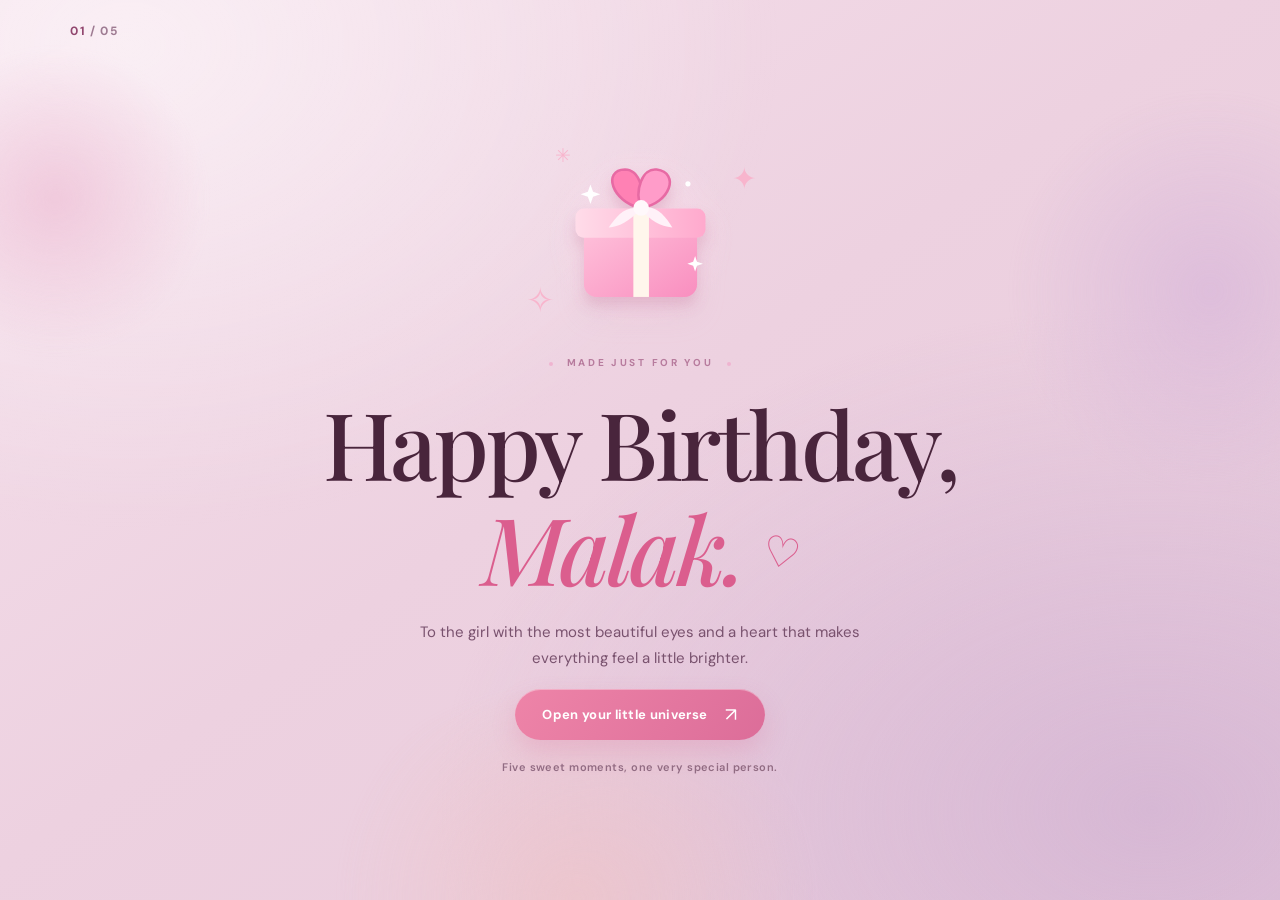
<file: index.html>
<!doctype html>
<html lang="en">
<head>
  <meta charset="utf-8">
  <meta name="viewport" content="width=device-width,initial-scale=1,viewport-fit=cover">
  <meta name="theme-color" content="#e5bbd0">
  <meta name="description" content="A little birthday universe, made with love for Malak.">
  <title>For Malak — a little birthday universe ♡</title>
  <link rel="preconnect" href="https://fonts.googleapis.com">
  <link rel="preconnect" href="https://fonts.gstatic.com" crossorigin>
  <link href="https://fonts.googleapis.com/css2?family=DM+Sans:wght@400;500;600;700&family=Playfair+Display:ital,wght@0,500;0,600;1,500;1,600&display=swap" rel="stylesheet">
  <style>
:root {
  color-scheme: light;
  --cream: #f6e5ee;
  --mist: #efd6e5;
  --blush: #e8bfd5;
  --petal: #f1aacb;
  --rose: #db5e8e;
  --rose-deep: #91466e;
  --ink: #56334c;
  --ink-dark: #49253c;
  --subtle: #865a76;
  --white: #ffffff;
  --shadow: 0 16px 55px rgba(190, 103, 150, .13);
  --ease: cubic-bezier(.22, 1, .36, 1);
}
* { box-sizing: border-box; }
html { height: 100%; }
body { margin: 0; min-height: 100%; font-family: 'DM Sans', ui-sans-serif, system-ui, sans-serif; color: var(--ink); background: linear-gradient(145deg,#f6e1ec 0%,#edd1e0 48%,#e8cbdc 100%); overflow: hidden; }
button { font: inherit; -webkit-tap-highlight-color: transparent; }
button,a { touch-action: manipulation; }
button:focus-visible,a:focus-visible { outline: 3px solid #a85079; outline-offset: 4px; }
button:disabled { cursor: not-allowed; opacity: .48; box-shadow: none; }
[hidden] { display: none !important; }
::selection { background: #ffc7df; color: #69314d; }
.ambient { position: fixed; inset: 0; overflow: hidden; pointer-events: none; z-index: 0; }
.ambient::before { content: ''; position: absolute; inset: 0; background: radial-gradient(ellipse at 10% 5%,#ffffff80 0%,transparent 40%), radial-gradient(ellipse at 90% 90%,#cdadd0a6 0%,transparent 44%); }
.orb { position: absolute; border-radius: 100%; filter: blur(6px); opacity: .64; }
.orb-one { top: 5%; left: -100px; width: 310px; height: 310px; background: radial-gradient(circle,#ecb8d1,transparent 70%); }
.orb-two { top: 9%; right: -140px; width: 420px; height: 420px; background: radial-gradient(circle,#d6b4d9,transparent 67%); }
.orb-three { bottom: -210px; left: 24%; width: 540px; height: 420px; background: radial-gradient(circle,#efc3c5,transparent 70%); }
.floating-heart { position: absolute; bottom: -50px; left: var(--x); font-size: var(--size); color: var(--hue); opacity: 0; animation: driftHearts var(--dur) linear var(--delay) infinite; }
.site-header,.site-footer { position: fixed; left: 0; right: 0; z-index: 10; display: flex; align-items: center; justify-content: space-between; }
.site-header { top: 0; padding: calc(23px + env(safe-area-inset-top,0px)) clamp(20px,5.5vw,80px) 12px; gap: 14px; }
.brand { font-size: 12px; letter-spacing: .07em; color: #8c5d7a; white-space: nowrap; }
.brand strong { color: var(--rose-deep); font-weight: 700; }
.brand-star { display: inline-block; font-size: 18px; color: var(--rose); vertical-align: -2px; margin-right: 6px; }
.header-actions { display: flex; align-items: center; gap: 14px; }
.chapter { color: var(--rose-deep); font-weight: 700; letter-spacing: .1em; font-size: 12px; }
.chapter span { color: #9e7b92; }
.icon-button { display: inline-grid; place-items: center; width: 40px; height: 40px; padding: 0; color: #9c6383; background: rgba(255,250,253,.66); border: 1px solid #f8d8e7; border-radius: 50%; cursor: pointer; box-shadow: 0 4px 20px #e9bdd01c; }
.icon-button[aria-pressed="true"] { color: #e36393; border-color: #efadc8; }
.site-footer { bottom: 0; padding: 13px clamp(20px,5.5vw,80px) calc(20px + env(safe-area-inset-bottom,0px)); font-size: 10px; text-transform: uppercase; font-weight: 700; letter-spacing: .18em; color: #bb90a9; pointer-events: none; }
.footer-hearts { color: #f0a4c1; font-size: 17px; letter-spacing: .2em; }
.scene { position: absolute; inset: 0; display: none; flex-direction: column; justify-content: center; align-items: center; gap: 16px; text-align: center; padding: 90px 20px 73px; overflow-x: hidden; overflow-y: auto; overscroll-behavior: contain; z-index: 1; }
.scene.is-active { display: flex; animation: sceneReveal .68s var(--ease) both; }
h1,h2,h3 { font-family: 'Playfair Display', Georgia, 'Times New Roman', serif; font-weight: 500; margin: 0; letter-spacing: -.035em; color: var(--ink-dark); }
h1 { font-size: clamp(51px,7.3vw,94px); line-height: 1.13; }
h2 { font-size: clamp(35px,5vw,55px); line-height: 1.16; }
h1 em,h2 em,h3 em { color: var(--rose); font-weight: 500; }
p { margin: 0; line-height: 1.75; }
.eyebrow { font-size: 10px; font-weight: 700; letter-spacing: .27em; color: #b77b9d; }
.tiny-dot { width: 4px; height: 4px; display: inline-block; vertical-align: middle; background: #efb4d0; border-radius: 50%; margin: 0 9px; }
.primary-button { border: none; border-radius: 100px; background: linear-gradient(125deg,#ee84a8,#dc6d99); color: #fff; font-size: 13px; font-weight: 700; letter-spacing: .025em; padding: 17px 27px; display: inline-flex; align-items: center; justify-content: center; gap: 18px; cursor: pointer; box-shadow: 0 11px 25px rgba(220,109,153,.23),inset 0 1px 0 rgba(255,255,255,.35); transition: transform .25s ease,box-shadow .25s ease; position: relative; overflow: hidden; flex-shrink: 0; }
.primary-button:not(:disabled):hover { transform: translateY(-3px); box-shadow: 0 16px 30px rgba(220,109,153,.26); }
.primary-button:active { transform: translateY(0); }
.primary-button span { font-size: 19px; font-weight: 400; line-height: 0; }
.text-button { background: none; border: none; color: #a0758e; font-size: 12px; font-weight: 700; padding: 12px 20px; cursor: pointer; text-decoration: underline; text-decoration-color: #e8b6d0; text-underline-offset: 5px; }
.text-button:hover { color: var(--rose-deep); }
.welcome-layout { display: flex; flex-direction: column; align-items: center; gap: 18px; max-width: 720px; width: 100%; }
.welcome-art { position: relative; width: 210px; height: 195px; display: grid; place-items: center; margin-bottom: 2px; }
.art-halo { position: absolute; inset: 9px 5px; border-radius: 50%; background: radial-gradient(circle, rgba(255,224,238,.65),transparent 70%); }
.gift-art { position: relative; width: 195px; filter: drop-shadow(0 14px 13px #e1aac333); animation: giftFloat 4s ease-in-out infinite; }
.art-spark { position: absolute; font-size: 30px; color: #f8b5cd; }
.spark-a { top: 10%; right: -12px; }.spark-b { bottom: 6%; left: -9px; font-size: 34px; }.spark-c { top: 2%; left: 20px; font-size: 19px; }
.headline-heart { color: var(--rose); font: 400 .45em Georgia,serif; vertical-align: .45em; display: inline-block; transform: rotate(12deg); }
.intro { color: #79526e; font-size: 15px; max-width: 460px; }
.microcopy { color: #916c83; font-size: 11px; font-weight: 600; letter-spacing: .04em; }
.scene-heading { display: flex; flex-direction: column; align-items: center; gap: 11px; flex-shrink: 0; max-width: 640px; }
.scene-heading p { font-size: 14px; color: #7c5971; max-width: 460px; }
/* Heart catching mini-game */
#heartGame { gap: 18px; }
.game-area { position: relative; width: min(700px,95vw); height: min(380px,44vh); min-height: 220px; max-height: 380px; background: linear-gradient(to bottom, rgba(255,250,252,.72),rgba(253,224,238,.56)); border: 1px solid rgba(255,255,255,.75); border-radius: 30px; overflow: hidden; box-shadow: 0 15px 45px #ce94ac14; }
#heartCanvas { width: 100%; height: 100%; display: block; touch-action: none; }
.game-hud { position: absolute; left: 0; right: 0; top: 16px; display: grid; justify-items: center; gap: 6px; font-size: 11px; font-weight: 700; color: var(--rose-deep); pointer-events: none; }
.progress-track { height: 6px; background: #f7d3e3; border-radius: 99px; width: min(235px,65%); overflow: hidden; }
#gameFill { height: 100%; width: 0; background: linear-gradient(90deg,#ff9dbf,#e96e9b); border-radius: inherit; transition: width .24s ease; }
/* Envelope and letter */
#letterScene { gap: 19px; }
.envelope-button { cursor: pointer; border: 0; background: none; display: flex; flex-direction: column; align-items: center; padding: 10px; gap: 0; width: min(310px,90vw); }
.envelope-shadow { width: 175px; height: 21px; background: #da9fbd33; border-radius: 50%; filter: blur(10px); transform: translateY(183px); }
.envelope-wrap { display: block; position: relative; width: 270px; max-width: 100%; filter: drop-shadow(0 10px 14px #e5b0ca44); animation: envelopeFloat 3s ease-in-out infinite; }
.envelope-wrap img { width: 100%; display: block; }
.envelope-heart { position: absolute; top: 54%; left: 50%; transform: translate(-50%,-50%); font-size: 18px; color: #f076ab; opacity: 0; }
.envelope-label { color: #b38ba3; font-size: 11px; font-weight: 700; letter-spacing: .08em; }
.letter-paper { position: relative; width: min(550px,90vw); max-height: min(52vh,520px); overflow-y: auto; text-align: left; background: #fffcfd; border: 1px solid #fff; border-radius: 6px 24px 24px 24px; box-shadow: var(--shadow),0 10px 0 #f9dcea; padding: clamp(26px,5vw,42px); scroll-behavior: smooth; animation: paperAppears .75s var(--ease) both; }
.letter-paper::before { content: ''; position: absolute; left: 15px; top: 0; bottom: 0; width: 2px; background: #fde8f1; }
.letter-paper p { font-size: 13px; line-height: 1.95; color: #77596b; margin: 0 0 13px; max-width: none; }
.letter-paper h3 { font-size: 33px; margin: 4px 0 16px; }
.letter-paper .letter-date { text-transform: uppercase; letter-spacing: .19em; color: #ba91aa; font-weight: 700; font-size: 9px; }
.letter-paper .letter-signature { font: italic 500 23px 'Playfair Display',serif; color: #e17aa4; margin-top: 20px; }
.paper-corner { position: absolute; right: 25px; top: 17px; color: #efa0c0; font-size: 22px; }
/* Three gifts */
.gift-grid { display: grid; grid-template-columns: repeat(3, minmax(0,1fr)); gap: 15px; width: min(620px,95vw); margin: 12px 0 0; perspective: 1000px; }
.gift-tile { border: none; padding: 0; background: none; cursor: pointer; min-height: 202px; perspective: 950px; }
.tile-inner { display: block; position: relative; height: 203px; width: 100%; transition: transform .75s var(--ease); transform-style: preserve-3d; }
.gift-tile.is-open .tile-inner { transform: rotateY(180deg); }
.tile-front,.tile-back { position: absolute; inset: 0; display: flex; flex-direction: column; align-items: center; justify-content: center; gap: 12px; padding: 17px 9px; border: 1px solid #fff; border-radius: 25px; background: rgba(255,249,252,.87); box-shadow: var(--shadow); backface-visibility: hidden; -webkit-backface-visibility: hidden; }
.tile-back { background: linear-gradient(160deg,#fffdfa,#ffe8f2); transform: rotateY(180deg); }
.gift-illustration { font-size: 48px; line-height: 1.1; filter: drop-shadow(0 8px 8px #ce7fa422); }
.tile-number { font-size: 10px; color: #ae859e; letter-spacing: .2em; }
.gift-tile strong { color: var(--rose-deep); font: 500 21px 'Playfair Display',Georgia,serif; }
.gift-tile small { color: #8c6d80; font-size: 11px; line-height: 1.65; max-width: 150px; }
.gift-counter { color: #b48ba4; font-size: 11px; }
/* Finale */
.finale-content { position: relative; z-index: 2; display: flex; align-items: center; flex-direction: column; gap: 19px; width: min(610px,100%); }
.finale-emblem { font-family: Georgia,serif; font-size: 43px; color: #e992b8; letter-spacing: .2em; }
.finale-title { font-size: clamp(47px,7.1vw,83px); line-height: 1.07; }
.finale-card { padding: 25px clamp(20px,4vw,40px); border: 1px solid #fff; background: rgba(255,250,252,.85); border-radius: 27px; box-shadow: var(--shadow); max-width: 550px; }
.finale-card p { color: #79516c; font-size: 14px; }
.finale-card span { display: block; color: #d980a7; font: italic 19px 'Playfair Display',serif; margin-top: 8px; }
.confetti-field { position: fixed; inset: 0; overflow: hidden; pointer-events: none; z-index: 0; }
.confetti-bit { position: absolute; top: -20px; left: var(--x); font-size: var(--size); opacity: .85; animation: confettiFall var(--dur) linear var(--delay) infinite; }
/* Playlist */
#playlistScene { gap: 17px; }
.playlist-layout { display: grid; grid-template-columns: minmax(0,1fr) minmax(0,.85fr); gap: 16px; width: min(810px,96vw); text-align: left; }
.song-list { display: flex; flex-direction: column; gap: 12px; }
.song-card { display: flex; align-items: center; gap: 11px; background: rgba(255,250,252,.86); border: 1px solid #fff; border-radius: 19px; padding: 13px 12px; box-shadow: 0 8px 32px #d995b51a; transition: transform .25s,border-color .25s; }
.song-card.is-playing { border-color: #eb97bc; background: #fffafb; }
.song-vinyl { display: grid; place-items: center; flex-shrink: 0; width: 43px; height: 43px; }
.song-vinyl img { width: 100%; height: 100%; animation: spinRecord 6s linear infinite; }
.song-info { display: flex; flex-direction: column; gap: 3px; flex: 1; min-width: 0; }
.song-info strong { font-size: 12px; color: #70465f; overflow: hidden; text-overflow: ellipsis; white-space: nowrap; }
.song-info small { font-size: 10px; color: #b58aa5; }
.song-select { font-size: 10px; font-weight: 700; border: 0; border-radius: 22px; padding: 9px 11px; background: #fce7f0; color: #bb5685; white-space: nowrap; cursor: pointer; }
.song-select:hover { background: #f9d5e5; }
.spotify-link { text-decoration: none; color: #b27d9d; font-size: 20px; padding: 4px; }
.player-slot { background: rgba(255,249,252,.69); min-height: 204px; border: 1px dashed #f0bcd2; border-radius: 22px; display: grid; place-items: center; text-align: center; overflow: hidden; }
.player-slot iframe { width: 100%; height: 204px; border: 0; border-radius: 18px; }
.player-placeholder { padding: 22px; display: flex; flex-direction: column; align-items: center; gap: 9px; }
.player-placeholder span { font: 40px Georgia,serif; color: #ed97b6; }
.player-placeholder strong { font: italic 500 19px 'Playfair Display',serif; color: #a96f90; }
.player-placeholder p { color: #855d77; font-size: 11px; line-height: 1.7; max-width: 220px; }
.secret-button { background: none; border: none; padding: 7px 16px; font-size: 12px; letter-spacing: .02em; font-weight: 700; color: #d878a2; cursor: pointer; }
.secret-button:hover { color: #af4d7c; }
.secret-dialog { border: 1px solid white; border-radius: 30px; width: min(480px,88vw); padding: 48px 30px 38px; background: linear-gradient(155deg,#fffdfd,#fff0f7); color: #8c6980; box-shadow: 0 30px 100px #915b7b66; text-align: center; }
.secret-dialog::backdrop { background: rgba(97,56,85,.3); backdrop-filter: blur(9px); }
.secret-dialog[open] { animation: paperAppears .5s var(--ease); }
.secret-dialog h2 { font-size: 33px; margin: 11px 0 17px; }
.secret-dialog p:not(.eyebrow) { font-size: 14px; margin: 0 0 25px; }
.dialog-symbol { font: 44px Georgia,serif; color: #eb8ab3; }
.dialog-close { background: none; border: 0; position: absolute; top: 13px; right: 16px; font-size: 26px; color: #ae8199; cursor: pointer; padding: 5px 12px; }
/* Responsive */
@media (max-width: 700px) {
  .site-header { padding: calc(14px + env(safe-area-inset-top,0px)) 17px 10px; }
  .brand { font-size: 10px; letter-spacing: 0; }
  .site-footer { padding: 11px 17px calc(15px + env(safe-area-inset-bottom,0px)); }
  .scene { padding: 78px 13px 60px; }
  .welcome-layout { gap: 15px; }
  .welcome-art { height: 162px; width: 182px; }
  .gift-art { width: 174px; }
  .intro { font-size: 13px; max-width: 300px; }
  .game-area { height: min(370px,45vh); }
  .letter-paper { max-height: 50vh; }
  .gift-grid { gap: 7px; }
  .gift-tile,.tile-inner { min-height: 155px; height: 155px; }
  .tile-front,.tile-back { border-radius: 19px; gap: 8px; padding: 10px 5px; }
  .gift-illustration { font-size: 36px; }
  .gift-tile strong { font-size: 15px; }
  .gift-tile small { font-size: 9px; line-height: 1.5; }
  .tile-number { font-size: 8px; }
  .playlist-layout { grid-template-columns: 1fr; max-width: 410px; }
  .player-slot { min-height: 130px; }
  .player-slot iframe { height: 152px; }
  .player-placeholder { padding: 14px; gap: 3px; }
  .player-placeholder span { font-size: 23px; }
  .player-placeholder strong { font-size: 16px; }
}
@media (max-height: 690px) {
  .scene { justify-content: flex-start; }
  .welcome-art { height: 145px; margin-top: 7px; }
  .gift-art { width: 145px; }
  .welcome-layout { gap: 10px; }
  .scene-heading { gap: 7px; }
  .game-area { min-height: 180px; }
  .finale-content { gap: 12px; }
}

/* Embedded playlist */
.song-card.is-playing { border-color: #c56c98; box-shadow: 0 10px 26px rgba(112,47,89,.15); }
.player-slot { background: rgba(255,249,252,.78); border: 1px solid rgba(171,92,130,.28); min-height: 232px; padding: 8px; }
.player-slot iframe { height: 220px; background: #fce8f1; display: block; }
@media(max-width:700px) { .player-slot { min-height: 170px; }.player-slot iframe { height: 154px; } }


/* Birthday cake on chapter four — decoration, not a separate wishes page */
.mini-cake{display:flex;flex-direction:column;align-items:center;margin:0 0 2px;filter:drop-shadow(0 13px 13px #c4719a44)}
.mini-candle-row{display:flex;gap:21px;height:54px;align-items:flex-end;position:relative;z-index:1;margin-bottom:-1px}
.mini-candle{position:relative;display:block;width:11px;height:35px;border-radius:3px;background:repeating-linear-gradient(135deg,#fff 0 6px,#ee8db6 6px 12px)}
.mini-candle i{display:block;position:absolute;bottom:calc(100% + 4px);left:-3px;width:17px;height:23px;border-radius:60% 60% 45% 45%/70% 70% 35% 35%;background:radial-gradient(ellipse at 50% 70%,#fffbd8 12%,#ffce6e 53%,#ff843b 100%);box-shadow:0 0 13px 5px #ffc66d80;transform-origin:bottom;animation:candleLight .25s ease-in-out infinite alternate}
.mini-cake-top{height:44px;width:125px;border-top:8px solid #fff7fc;border-radius:14px 14px 3px 3px;background:linear-gradient(#ffd6e7,#f6a5c6)}
.mini-cake-bottom{height:50px;width:186px;display:grid;place-items:center;border-top:9px solid #fff8fd;border-radius:11px 11px 18px 18px;background:linear-gradient(#f6a5c6,#e77caa);color:white;font-size:17px;letter-spacing:8px}
.mini-plate{height:9px;width:205px;background:#fff;border-radius:50%;box-shadow:0 4px 0 #edb8d2}
@keyframes candleLight{from{transform:scaleY(.94) rotate(-3deg)}to{transform:scaleY(1.08) rotate(3deg)}}
#finaleScene .finale-content{gap:12px}#finaleScene .finale-title{font-size:clamp(38px,5.8vw,65px)}
#finaleScene .finale-emblem{font-size:26px}
@media(max-height:690px){.mini-cake{transform:scale(.76);margin:-20px 0 -15px}}
@media(prefers-reduced-motion:reduce){.mini-candle i{animation:none}}
</style>
  <style>
/* All movement is separated from the main stylesheet for easy customization. */
@keyframes sceneReveal { from { opacity: 0; transform: translateY(17px) scale(.988); } to { opacity: 1; transform: translateY(0) scale(1); } }
@keyframes driftHearts { 0% { transform: translate3d(0,20px,0) rotate(-12deg); opacity: 0; } 10% { opacity: .25; } 82% { opacity: .18; } 100% { transform: translate3d(var(--drift),-115vh,0) rotate(24deg); opacity: 0; } }
@keyframes giftFloat { 0%,100% { transform: translateY(0) rotate(-3deg); } 50% { transform: translateY(-8px) rotate(3deg); } }
@keyframes sparkleTwinkle { 0%,100% { opacity: .38; transform: scale(.78) rotate(0deg); } 50% { opacity: 1; transform: scale(1.2) rotate(22deg); } }
.art-spark { animation: sparkleTwinkle 2.3s ease-in-out infinite; }
.spark-b { animation-delay: .7s; }.spark-c { animation-delay: 1.3s; }
@keyframes shimmerSweep { from { transform: translateX(-180%) rotate(25deg); } to { transform: translateX(350%) rotate(25deg); } }
.shimmer-button::after { content: ''; width: 25%; position: absolute; top: -80%; bottom: -80%; left: 0; background: linear-gradient(90deg,transparent,rgba(255,255,255,.28),transparent); transform: translateX(-180%) rotate(25deg); animation: shimmerSweep 4.7s ease-in-out 1s infinite; pointer-events: none; }
@keyframes envelopeFloat { 0%,100% { transform: translateY(0) rotate(-2deg); } 50% { transform: translateY(-8px) rotate(2deg); } }
.envelope-button:hover .envelope-wrap { animation-duration: 1.5s; }
.envelope-button.is-opening .envelope-wrap { animation: envelopeOpen .68s cubic-bezier(.3,.2,.25,1) both; }
@keyframes envelopeOpen { 0% { transform: scale(1) rotate(0); opacity: 1; } 52% { transform: scale(1.18) rotate(-5deg) translateY(-18px); opacity: 1; } 100% { transform: translateY(-80px) scale(.65) rotate(11deg); opacity: 0; } }
@keyframes paperAppears { 0% { opacity: 0; transform: translateY(34px) scale(.95); } 100% { opacity: 1; transform: translateY(0) scale(1); } }
.gift-tile:not(.is-open):hover .tile-inner { transform: translateY(-5px) rotate(-1.5deg); }
.gift-tile.is-open .tile-inner { transform: rotateY(180deg); }
@keyframes confettiFall { 0% { transform: translate3d(0,-30px,0) rotate(0); opacity: 0; } 7% { opacity: .85; } 87% { opacity: .8; } 100% { transform: translate3d(var(--drift),110vh,0) rotate(500deg); opacity: 0; } }
@keyframes spinRecord { to { transform: rotate(360deg); } }
@keyframes popParticle { 0% { transform: translate(-50%,-50%) scale(.3); opacity: 1; } 100% { transform: translate(calc(-50% + var(--dx)),calc(-50% + var(--dy))) rotate(var(--rotate)) scale(1.1); opacity: 0; } }
.burst-particle { position: fixed; z-index: 40; pointer-events: none; color: var(--color); font-size: var(--size); top: var(--top); left: var(--left); animation: popParticle .85s cubic-bezier(.2,.7,.25,1) both; }
@media (prefers-reduced-motion: reduce) {
  *,*::before,*::after { animation-duration: .001ms !important; animation-iteration-count: 1 !important; transition-duration: .001ms !important; scroll-behavior: auto !important; }
  .floating-heart,.confetti-bit { display: none !important; }
}

</style>
  
</head>
<body>
  <div class="ambient" aria-hidden="true"><div class="orb orb-one"></div><div class="orb orb-two"></div><div class="orb orb-three"></div><div id="drifting-hearts"></div></div>
  <header class="site-header"><div class="header-actions"><span class="chapter" id="chapter">01 <span>/ 05</span></span></div></header>
  <main id="experience">
    <!-- Scene 1: welcome; the next chapter is the heart-catching game -->
    <section class="scene is-active" id="welcome" aria-label="Your birthday surprise">
      <div class="welcome-layout">
        <div class="welcome-art" aria-hidden="true"><div class="art-halo"></div><img src="[data-uri]" class="gift-art" alt=""><span class="art-spark spark-a">✦</span><span class="art-spark spark-b">✧</span><span class="art-spark spark-c">✳</span></div>
        <p class="eyebrow"><span class="tiny-dot"></span> MADE JUST FOR YOU <span class="tiny-dot"></span></p>
        <h1>Happy Birthday,<br><em>Malak.</em> <span class="headline-heart">♡</span></h1>
        <p class="intro">To the girl with the most beautiful eyes and a heart that makes everything feel a little brighter.</p>
        <button class="primary-button shimmer-button" id="openGift">Open your little universe <span aria-hidden="true">↗</span></button>
        <p class="microcopy">Five sweet moments, one very special person.</p>
      </div>
    </section>

    <!-- Scene 2: play the heart-catching game first -->
    <section class="scene" id="heartGame" aria-label="Catch the hearts game" inert>
      <div class="scene-heading game-heading"><span class="eyebrow">THE FIRST LITTLE SURPRISE</span><h2>Catch all the <em>love</em> ♡</h2><p>Move your mouse, finger, or arrow keys to catch 12 hearts in the little gift.</p></div>
      <div class="game-area" id="gameArea"><canvas id="heartCanvas" aria-label="Hearts fall into a gift box as you catch them"></canvas><div class="game-hud"><span id="heartCount">0 / 12 hearts</span><div class="progress-track"><div id="gameFill"></div></div></div></div>
      <button class="text-button" id="skipGame">Skip the game →</button>
    </section>

    <!-- Scene 3: the letter -->
    <section class="scene" id="letterScene" aria-label="A birthday letter" inert>
      <div class="scene-heading"><span class="eyebrow">WORDS I WISH I COULD WRAP UP</span><h2>A letter <em>for you</em></h2><p>Some things deserve to be said a little more slowly.</p></div>
      <button class="envelope-button" id="envelopeButton" aria-label="Open your letter"><span class="envelope-shadow"></span><span class="envelope-wrap"><img src="[data-uri]" alt="A pink and white envelope"><span class="envelope-heart">♥</span></span><span class="envelope-label">tap the envelope to open</span></button>
      <article class="letter-paper" id="letterPaper" hidden tabindex="-1">
        <span class="paper-corner">✧</span><p class="letter-date">to my favorite person ♡</p>
        <h3>Dear Malak,</h3>
        <p>Happy birthday to the most beautiful soul I know.</p>
        <p>Your eyes are genuinely one of my favorite things in this world. There's so much warmth and light in them, and somehow they make even the simplest moment feel extraordinary. I could look at your eyes a thousand times and still find something new to adore.</p>
        <p>And your beauty is so much more than a pretty face. It's in your smile, your kindness, your laugh, and all the little things that make you so wonderfully <em>you.</em></p>
        <p>Even when we're apart sometimes, I'm grateful for every message, every laugh, and every moment our paths cross. The distance doesn't take away how special you are to me.</p>
        <p>I'm so glad we know each other. Of all the people I could have met, I'm endlessly thankful that life introduced me to you.</p>
        <p>I hope this new year brings you soft days, happy surprises, beautiful memories, and every good thing you've been wishing for.</p>
        <p class="letter-signature">Happy birthday, beautiful. ♡</p>
      </article>
      <button class="primary-button scene-next" id="afterLetter" hidden>One more surprise <span>↗</span></button>
    </section>




    <!-- Scene 4: birthday celebration -->
    <section class="scene" id="finaleScene" aria-label="Happy birthday celebration" inert>
      <div class="confetti-field" id="confettiField" aria-hidden="true"></div>
      <div class="finale-content"><div class="mini-cake" aria-label="Birthday cake with glowing candles"><div class="mini-candle-row"><span class="mini-candle"><i></i></span><span class="mini-candle"><i></i></span><span class="mini-candle"><i></i></span></div><div class="mini-cake-top"></div><div class="mini-cake-bottom">♡ ✦ ♡</div><div class="mini-plate"></div></div><span class="finale-emblem">✦ ♡ ✦</span><p class="eyebrow">AND FINALLY, ONE MORE THING</p><h2 class="finale-title">Happy Birthday,<br><em>Malak!</em></h2><div class="finale-card"><p>Even when we're miles apart, you're someone I'm so glad I got to know. Here's to your beautiful eyes, your even more beautiful heart, and a year full of reasons to smile.</p><span>with all my love ♡</span></div><button class="primary-button" id="toPlaylist">I saved you some songs <span>♫</span></button><button class="text-button" id="replayFirst">↺ Start from the beginning</button></div>
    </section>

    <!-- Scene 5: songs and secret -->
    <section class="scene" id="playlistScene" aria-label="Music chosen for you" inert>
      <div class="scene-heading"><span class="eyebrow">THE SOUNDTRACK OF THIS LITTLE GIFT</span><h2>Songs that make me <em>think of you</em></h2><p>A few songs that always make me think of you. ♡</p></div>
      <div class="playlist-layout"><div class="song-list" id="songList">
        <div class="song-card" data-track="5L2ELXkO17Iu9J8hwMktVJ"><span class="song-vinyl"><img src="[data-uri]" alt=""></span><span class="song-info"><strong>Helaf El Amar</strong><small>George Wassouf</small></span><button class="song-select" aria-label="Play Helaf El Amar on page">Select ♫</button><a class="spotify-link" href="https://open.spotify.com/track/5L2ELXkO17Iu9J8hwMktVJ" target="_blank" rel="noopener noreferrer" aria-label="Open Helaf El Amar on Spotify">↗</a></div>
        <div class="song-card" data-track="7HDHDnI7FnZ9Prbl2Jplcd"><span class="song-vinyl"><img src="[data-uri]" alt=""></span><span class="song-info"><strong>Garahouna</strong><small>George Wassouf</small></span><button class="song-select" aria-label="Play Garahouna on page">Select ♫</button><a class="spotify-link" href="https://open.spotify.com/track/7HDHDnI7FnZ9Prbl2Jplcd" target="_blank" rel="noopener noreferrer" aria-label="Open Garahouna on Spotify">↗</a></div>
        <div class="song-card" data-track="3D33hlROnv1lNCWIXIGsL2"><span class="song-vinyl"><img src="[data-uri]" alt=""></span><span class="song-info"><strong>Narein</strong><small>TUL8TE</small></span><button class="song-select" aria-label="Play Narein on page">Select ♫</button><a class="spotify-link" href="https://open.spotify.com/track/3D33hlROnv1lNCWIXIGsL2" target="_blank" rel="noopener noreferrer" aria-label="Open Narein on Spotify">↗</a></div>
        <div class="song-card" data-track="3oD7SPWarnwIvMHy0A3bAE"><span class="song-vinyl"><img src="[data-uri]" alt=""></span><span class="song-info"><strong>LAMA BETATGANEN</strong><small>TUL8TE</small></span><button class="song-select" aria-label="play LAMA BETETGANEN on page">Select ♫</button><a class="spotify-link" href="https://open.spotify.com/track/3oD7SPWarnwIvMHy0A3bAE" target="_blank" rel="noopener noreferrer" aria-label="Open Narein on Spotify">↗</a></div>
      </div><div class="player-slot" id="playerSlot"><div class="player-placeholder"><span>♫</span><strong>Press play, beautiful ♡</strong></div></div></div>
      <button class="secret-button" id="secretButton">♡ &nbsp; Psst… there's one last little secret</button>
      <button class="text-button" id="replayLast">↺ Replay the surprise</button>
    </section>
  </main>
  
  <dialog class="secret-dialog" id="secretDialog"><button class="dialog-close" id="closeSecret" aria-label="Close secret message">×</button><span class="dialog-symbol">♡</span><p class="eyebrow">ONE LAST LITTLE THING</p><h2>You are someone <em>extraordinary.</em></h2><p>Whether we're together or far apart, I'll always be happy that our stories crossed. Never forget how special you are, Malak.</p><button class="primary-button" id="secretOkay">Keep smiling ✨</button></dialog>
<script>
'use strict';

const $ = (id) => document.getElementById(id);
const sceneNames = ['welcome','heartGame','letterScene','finaleScene','playlistScene'];
const reducedMotion = window.matchMedia('(prefers-reduced-motion: reduce)').matches;
let activeScene = 'welcome';
let gameActive = false;
let animationFrame = 0;

function showScene(id) {
  if (!sceneNames.includes(id)) return;
  if (id !== 'heartGame') {
    gameActive = false;
    if (animationFrame) cancelAnimationFrame(animationFrame);
  }
  sceneNames.forEach((name) => {
    const element = $(name);
    const active = name === id;
    element.classList.toggle('is-active', active);
    element.inert = !active;
    if (active) element.scrollTop = 0;
  });
  activeScene = id;
  if (id !== 'playlistScene') {
    const currentPlayer = $('playerSlot')?.querySelector('iframe');
    if (currentPlayer) currentPlayer.remove();
  }
  $('chapter').innerHTML = String(sceneNames.indexOf(id) + 1).padStart(2, '0') + ' <span>/ 05</span>';
}

// Floating little hearts, all animated by the CSS-only driftHearts keyframes.
const floatField = $('drifting-hearts');
for (let i = 0; i < (reducedMotion ? 0 : 21); i++) {
  const node = document.createElement('span');
  node.className = 'floating-heart';
  node.textContent = ['♡','✦','✧','♥'][i % 4];
  node.style.setProperty('--x', `${Math.random() * 100}%`);
  node.style.setProperty('--size', `${10 + Math.random() * 18}px`);
  node.style.setProperty('--hue', ['#f3acc8','#e4b1d8','#ffcadc','#f6b8ce'][i % 4]);
  node.style.setProperty('--dur', `${11 + Math.random() * 14}s`);
  node.style.setProperty('--delay', `${-Math.random() * 22}s`);
  node.style.setProperty('--drift', `${Math.round((Math.random() - .5) * 160)}px`);
  floatField.appendChild(node);
}

function burstAt(element, count = 15) {
  if (reducedMotion) return;
  const rect = element.getBoundingClientRect();
  const cx = rect.left + rect.width/2;
  const cy = rect.top + rect.height/2;
  for (let i = 0; i < count; i++) {
    const dot = document.createElement('span');
    const angle = (Math.PI * 2 * i/count) + (Math.random() - .5)*.5;
    const dist = 40 + Math.random()*110;
    dot.className = 'burst-particle';
    dot.textContent = i % 3 === 0 ? '♡' : '✦';
    dot.style.setProperty('--left', `${cx}px`);
    dot.style.setProperty('--top', `${cy}px`);
    dot.style.setProperty('--dx', `${Math.cos(angle)*dist}px`);
    dot.style.setProperty('--dy', `${Math.sin(angle)*dist-20}px`);
    dot.style.setProperty('--rotate', `${Math.round(Math.random()*280-140)}deg`);
    dot.style.setProperty('--size', `${12+Math.random()*16}px`);
    dot.style.setProperty('--color', ['#ee7da9','#ffbdd6','#e8b4de','#e9b74f'][i % 4]);
    document.body.appendChild(dot);
    setTimeout(() => dot.remove(), 950);
  }
}

function buildSpotifyFrame(track, title, height = 202) {
  const frame = document.createElement('iframe');
  frame.src = `https://open.spotify.com/embed/track/${encodeURIComponent(track)}?utm_source=generator&theme=0`;
  frame.title = title;
  frame.width = '100%';
  frame.height = String(height);
  frame.setAttribute('allow','autoplay; clipboard-write; encrypted-media; fullscreen; picture-in-picture');
  frame.setAttribute('allowfullscreen','');
  frame.loading = 'eager';
  frame.referrerPolicy = 'strict-origin-when-cross-origin';
  return frame;
}

// Chapter 2: catch the hearts mini-game.
const gameCanvas = $('heartCanvas');
const ctx = gameCanvas.getContext('2d');
const TARGET = 12;
let W = 0, H = 0, catcherX = 0, score = 0, lastFrame = 0, spawnIn = 0;
let falling = [], pops = [], sceneryDots = [];
function resizeGame() {
  const r = gameCanvas.getBoundingClientRect();
  W = r.width; H = r.height;
  const dpr = Math.min(window.devicePixelRatio || 1,2);
  gameCanvas.width = Math.round(W*dpr);
  gameCanvas.height = Math.round(H*dpr);
  ctx.setTransform(dpr,0,0,dpr,0,0);
  catcherX = catcherX || W/2;
  catcherX = Math.max(35,Math.min(W-35,catcherX));
  sceneryDots = Array.from({length:28},() => ({x:Math.random()*W,y:Math.random()*H,r:Math.random()*1.7+.6}));
}
window.addEventListener('resize',() => { if (gameActive) resizeGame(); });
function drawHeart(x,y,size,color,tilt=0) {
  ctx.save();
  ctx.translate(x,y); ctx.rotate(tilt); ctx.scale(size/28,size/28);
  ctx.beginPath(); ctx.moveTo(0,10);
  ctx.bezierCurveTo(-25,-5,-15,-22,0,-12);
  ctx.bezierCurveTo(15,-22,25,-5,0,10);
  ctx.fillStyle=color; ctx.shadowColor='#ed75a266';ctx.shadowBlur=13;ctx.fill();ctx.restore();
}
function drawPresent(x,y) {
  ctx.save(); ctx.translate(x,y);
  ctx.shadowColor='#d78aa55c'; ctx.shadowBlur=12;ctx.shadowOffsetY=6;
  ctx.fillStyle='#f39ac0';ctx.beginPath();ctx.roundRect(-31,-17,62,47,9);ctx.fill();
  ctx.shadowBlur=0;ctx.shadowOffsetY=0;
  ctx.fillStyle='#fff6f8';ctx.fillRect(-5,-17,10,47);
  ctx.fillStyle='#ffbdd8';ctx.beginPath();ctx.roundRect(-37,-24,74,17,5);ctx.fill();
  ctx.fillStyle='#fff6f8';ctx.fillRect(-5,-24,10,17);
  drawHeart(0,-29,15,'#df689d');ctx.restore();
}
function startGame() {
  showScene('heartGame');
  resizeGame();
  catcherX=W/2;score=0;spawnIn=.2;falling=[];pops=[];
  $('heartCount').textContent='0 / 12 hearts'; $('gameFill').style.width='0%';
  gameActive=true; lastFrame=performance.now();
  animationFrame=requestAnimationFrame(drawGame);
}
function drawGame(now) {
  if (!gameActive) return;
  const delta=Math.min((now-lastFrame)/1000,.045); lastFrame=now; spawnIn-=delta;
  if (spawnIn<=0) {
    falling.push({x:25+Math.random()*(W-50),y:-25,s:18+Math.random()*12,v:105+Math.random()*45,phase:Math.random()*6.28,color:['#ef84ab','#f19dbd','#e66d9f','#f6adcc'][Math.floor(Math.random()*4)]});
    spawnIn=.42+Math.random()*.22;
  }
  ctx.clearRect(0,0,W,H);
  for (const star of sceneryDots) {ctx.globalAlpha=.28;ctx.fillStyle='#e5a4c0';ctx.beginPath();ctx.arc(star.x,star.y,star.r,0,Math.PI*2);ctx.fill();}
  ctx.globalAlpha=1;
  const catchY=H-56;
  const remaining=[];
  for (const h of falling) {
    h.y+=h.v*delta;
    const xx=h.x+Math.sin(now/400+h.phase)*8;
    drawHeart(xx,h.y,h.s,h.color,Math.sin(now/500+h.phase)*.18);
    if (h.y>catchY-24 && h.y<catchY+19 && Math.abs(xx-catcherX)<43) {
      score++;
      for (let k=0;k<7;k++) pops.push({x:xx,y:h.y,vx:(Math.random()-.5)*110,vy:-30-Math.random()*90,life:.7});
      $('heartCount').textContent=`${Math.min(score,TARGET)} / ${TARGET} hearts`;
      $('gameFill').style.width=`${Math.min(score/TARGET,1)*100}%`;
    } else if (h.y<H+40) remaining.push(h);
  }
  falling=remaining;
  pops=pops.filter(p => {p.x+=p.vx*delta;p.y+=p.vy*delta;p.life-=delta;if(p.life<=0)return false;ctx.globalAlpha=p.life/.7;drawHeart(p.x,p.y,11,'#e5a13f');ctx.globalAlpha=1;return true;});
  drawPresent(catcherX,catchY+7);
  if (score>=TARGET) {
    gameActive=false;burstAt(gameCanvas,25);setTimeout(openLetterScene,850);return;
  }
  animationFrame=requestAnimationFrame(drawGame);
}
function moveCatcher(event) {
  if (!gameActive) return;
  const r=gameCanvas.getBoundingClientRect();
  catcherX=Math.max(35,Math.min(W-35,event.clientX-r.left));
}
gameCanvas.addEventListener('pointerdown',moveCatcher);
gameCanvas.addEventListener('pointermove',moveCatcher);
window.addEventListener('keydown',(event) => {
  if (!gameActive) return;
  if (event.key==='ArrowLeft' || event.key==='ArrowRight') {
    event.preventDefault();catcherX=Math.max(35,Math.min(W-35,catcherX+(event.key==='ArrowLeft'?-35:35)));
  }
});
$('openGift').addEventListener('click', (e) => {burstAt(e.currentTarget,21);setTimeout(startGame,260);});
$('skipGame').addEventListener('click',openLetterScene);

// Chapter 3: tap envelope to read the letter.
function openLetterScene() {
  $('envelopeButton').hidden=false;
  $('envelopeButton').classList.remove('is-opening');
  $('letterPaper').hidden=true;
  $('afterLetter').hidden=true;
  showScene('letterScene');
}
let envelopeBusy=false;
$('envelopeButton').addEventListener('click', () => {
  if (envelopeBusy) return;
  envelopeBusy=true;
  const env=$('envelopeButton');
  env.classList.add('is-opening');
  burstAt(env,18);
  setTimeout(() => {
    env.hidden=true;
    const paper=$('letterPaper');
    paper.hidden=false;
    $('afterLetter').hidden=false;
    envelopeBusy=false;
  },reducedMotion?80:690);
});
$('afterLetter').addEventListener('click',openFinale);

// Chapter 4: celebratory falling confetti, made with CSS animation.
function openFinale() {
  showScene('finaleScene');
  const field=$('confettiField');field.replaceChildren();
  if (reducedMotion) return;
  for (let i=0;i<80;i++) {
    const part=document.createElement('span');part.className='confetti-bit';
    part.textContent=['♥','✦','✧','●'][i%4];
    part.style.color=['#efa0bf','#e685ab','#e8c16c','#d9ade0','#f3b1cc'][i%5];
    part.style.setProperty('--x',`${Math.random()*100}%`);
    part.style.setProperty('--size',`${8+Math.random()*14}px`);
    part.style.setProperty('--dur',`${4.5+Math.random()*5}s`);
    part.style.setProperty('--delay',`${-Math.random()*8}s`);
    part.style.setProperty('--drift',`${Math.round((Math.random()-.5)*260)}px`);
    field.appendChild(part);
  }
}
function resetExperience() {showScene('welcome');}
$('replayFirst').addEventListener('click',resetExperience);
$('replayLast').addEventListener('click',resetExperience);
$('toPlaylist').addEventListener('click',() => {showScene('playlistScene');selectTrack(songCards[0]);});

// Chapter 5: official Spotify playlist embeds and optional local audio playback.
// Spotify controls track permissions: autoplay is intentionally not forced; full listening may need sign-in.
const songCards = [...document.querySelectorAll('.song-card')];
const allowedTracks = new Set(songCards.map(card => card.dataset.track));
function selectTrack(card) {
  const track = card?.dataset.track;
  if (!allowedTracks.has(track)) return;
  songCards.forEach(other => {
    const selected = other === card;
    other.classList.toggle('is-playing', selected);
    other.querySelector('.song-select').textContent = selected ? 'Selected ♫' : 'Select ♫';
    other.querySelector('.song-select').setAttribute('aria-pressed', String(selected));
  });
  const frame = buildSpotifyFrame(track,`Spotify player for ${card.querySelector('.song-info strong').textContent}`,232);
  $('playerSlot').replaceChildren(frame);
}
songCards.forEach(card => card.querySelector('.song-select').addEventListener('click', () => selectTrack(card)));

// Secret last note.
const dialog=$('secretDialog');
$('secretButton').addEventListener('click',(event) => {burstAt(event.currentTarget,16);if (typeof dialog.showModal==='function') dialog.showModal();else dialog.setAttribute('open','');});
function closeDialog(){if (typeof dialog.close==='function') dialog.close();else dialog.removeAttribute('open');}
$('closeSecret').addEventListener('click',closeDialog);
$('secretOkay').addEventListener('click',closeDialog);
dialog.addEventListener('click',(event) => {if (event.target===dialog) closeDialog();});

showScene('welcome');

</script>
</body>
</html>
</file>
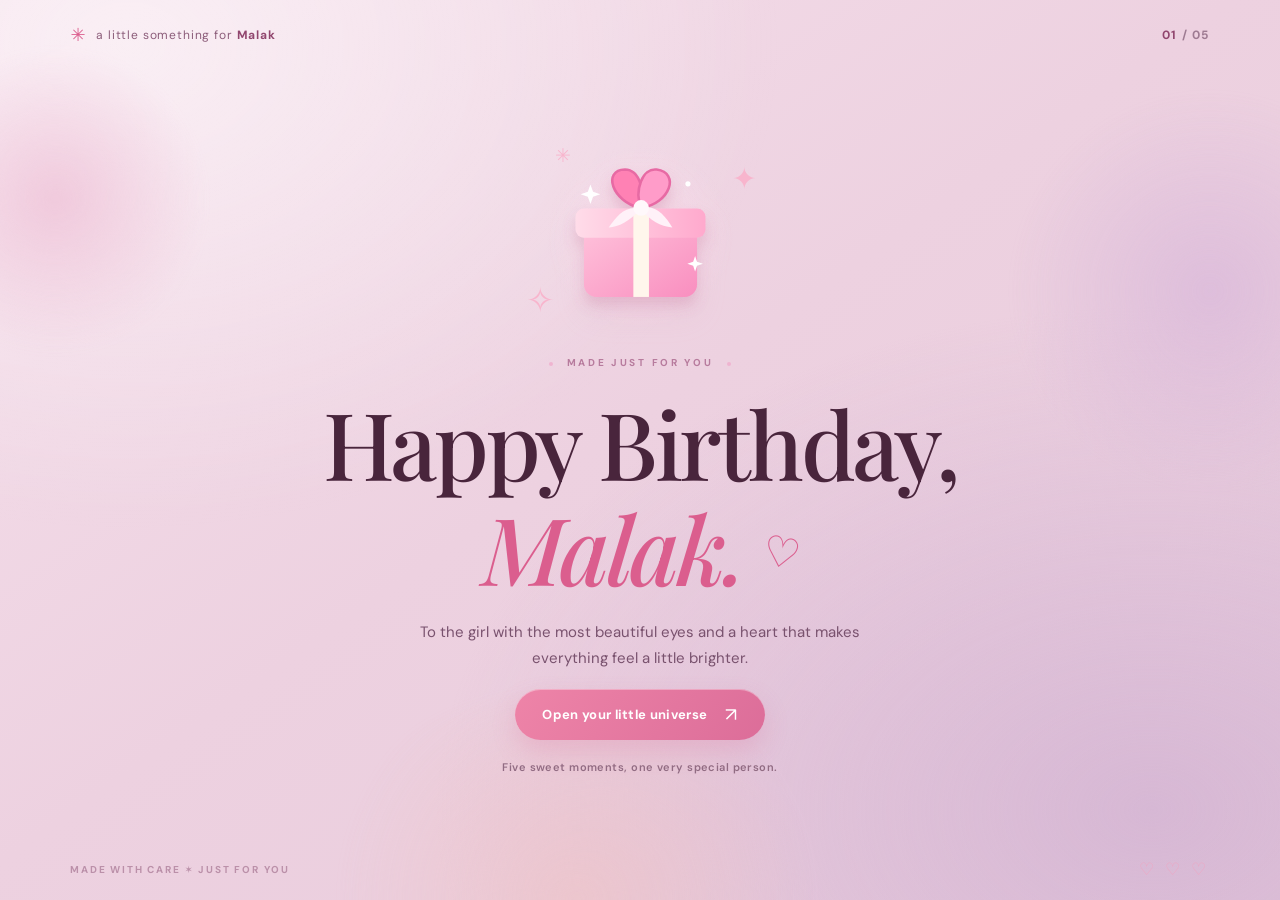
<file: index (1).html>
<!doctype html>
<html lang="en">
<head>
  <meta charset="utf-8">
  <meta name="viewport" content="width=device-width,initial-scale=1,viewport-fit=cover">
  <meta name="theme-color" content="#e5bbd0">
  <meta name="description" content="A little birthday universe, made with love for Malak.">
  <title>For Malak — a little birthday universe ♡</title>
  <link rel="preconnect" href="https://fonts.googleapis.com">
  <link rel="preconnect" href="https://fonts.gstatic.com" crossorigin>
  <link href="https://fonts.googleapis.com/css2?family=DM+Sans:wght@400;500;600;700&family=Playfair+Display:ital,wght@0,500;0,600;1,500;1,600&display=swap" rel="stylesheet">
  <style>
:root {
  color-scheme: light;
  --cream: #f6e5ee;
  --mist: #efd6e5;
  --blush: #e8bfd5;
  --petal: #f1aacb;
  --rose: #db5e8e;
  --rose-deep: #91466e;
  --ink: #56334c;
  --ink-dark: #49253c;
  --subtle: #865a76;
  --white: #ffffff;
  --shadow: 0 16px 55px rgba(190, 103, 150, .13);
  --ease: cubic-bezier(.22, 1, .36, 1);
}
* { box-sizing: border-box; }
html { height: 100%; }
body { margin: 0; min-height: 100%; font-family: 'DM Sans', ui-sans-serif, system-ui, sans-serif; color: var(--ink); background: linear-gradient(145deg,#f6e1ec 0%,#edd1e0 48%,#e8cbdc 100%); overflow: hidden; }
button { font: inherit; -webkit-tap-highlight-color: transparent; }
button,a { touch-action: manipulation; }
button:focus-visible,a:focus-visible { outline: 3px solid #a85079; outline-offset: 4px; }
button:disabled { cursor: not-allowed; opacity: .48; box-shadow: none; }
[hidden] { display: none !important; }
::selection { background: #ffc7df; color: #69314d; }
.ambient { position: fixed; inset: 0; overflow: hidden; pointer-events: none; z-index: 0; }
.ambient::before { content: ''; position: absolute; inset: 0; background: radial-gradient(ellipse at 10% 5%,#ffffff80 0%,transparent 40%), radial-gradient(ellipse at 90% 90%,#cdadd0a6 0%,transparent 44%); }
.orb { position: absolute; border-radius: 100%; filter: blur(6px); opacity: .64; }
.orb-one { top: 5%; left: -100px; width: 310px; height: 310px; background: radial-gradient(circle,#ecb8d1,transparent 70%); }
.orb-two { top: 9%; right: -140px; width: 420px; height: 420px; background: radial-gradient(circle,#d6b4d9,transparent 67%); }
.orb-three { bottom: -210px; left: 24%; width: 540px; height: 420px; background: radial-gradient(circle,#efc3c5,transparent 70%); }
.floating-heart { position: absolute; bottom: -50px; left: var(--x); font-size: var(--size); color: var(--hue); opacity: 0; animation: driftHearts var(--dur) linear var(--delay) infinite; }
.site-header,.site-footer { position: fixed; left: 0; right: 0; z-index: 10; display: flex; align-items: center; justify-content: space-between; }
.site-header { top: 0; padding: calc(23px + env(safe-area-inset-top,0px)) clamp(20px,5.5vw,80px) 12px; gap: 14px; }
.brand { font-size: 12px; letter-spacing: .07em; color: #8c5d7a; white-space: nowrap; }
.brand strong { color: var(--rose-deep); font-weight: 700; }
.brand-star { display: inline-block; font-size: 18px; color: var(--rose); vertical-align: -2px; margin-right: 6px; }
.header-actions { display: flex; align-items: center; gap: 14px; }
.chapter { color: var(--rose-deep); font-weight: 700; letter-spacing: .1em; font-size: 12px; }
.chapter span { color: #9e7b92; }
.icon-button { display: inline-grid; place-items: center; width: 40px; height: 40px; padding: 0; color: #9c6383; background: rgba(255,250,253,.66); border: 1px solid #f8d8e7; border-radius: 50%; cursor: pointer; box-shadow: 0 4px 20px #e9bdd01c; }
.icon-button[aria-pressed="true"] { color: #e36393; border-color: #efadc8; }
.site-footer { bottom: 0; padding: 13px clamp(20px,5.5vw,80px) calc(20px + env(safe-area-inset-bottom,0px)); font-size: 10px; text-transform: uppercase; font-weight: 700; letter-spacing: .18em; color: #bb90a9; pointer-events: none; }
.footer-hearts { color: #f0a4c1; font-size: 17px; letter-spacing: .2em; }
.scene { position: absolute; inset: 0; display: none; flex-direction: column; justify-content: center; align-items: center; gap: 16px; text-align: center; padding: 90px 20px 73px; overflow-x: hidden; overflow-y: auto; overscroll-behavior: contain; z-index: 1; }
.scene.is-active { display: flex; animation: sceneReveal .68s var(--ease) both; }
h1,h2,h3 { font-family: 'Playfair Display', Georgia, 'Times New Roman', serif; font-weight: 500; margin: 0; letter-spacing: -.035em; color: var(--ink-dark); }
h1 { font-size: clamp(51px,7.3vw,94px); line-height: 1.13; }
h2 { font-size: clamp(35px,5vw,55px); line-height: 1.16; }
h1 em,h2 em,h3 em { color: var(--rose); font-weight: 500; }
p { margin: 0; line-height: 1.75; }
.eyebrow { font-size: 10px; font-weight: 700; letter-spacing: .27em; color: #b77b9d; }
.tiny-dot { width: 4px; height: 4px; display: inline-block; vertical-align: middle; background: #efb4d0; border-radius: 50%; margin: 0 9px; }
.primary-button { border: none; border-radius: 100px; background: linear-gradient(125deg,#ee84a8,#dc6d99); color: #fff; font-size: 13px; font-weight: 700; letter-spacing: .025em; padding: 17px 27px; display: inline-flex; align-items: center; justify-content: center; gap: 18px; cursor: pointer; box-shadow: 0 11px 25px rgba(220,109,153,.23),inset 0 1px 0 rgba(255,255,255,.35); transition: transform .25s ease,box-shadow .25s ease; position: relative; overflow: hidden; flex-shrink: 0; }
.primary-button:not(:disabled):hover { transform: translateY(-3px); box-shadow: 0 16px 30px rgba(220,109,153,.26); }
.primary-button:active { transform: translateY(0); }
.primary-button span { font-size: 19px; font-weight: 400; line-height: 0; }
.text-button { background: none; border: none; color: #a0758e; font-size: 12px; font-weight: 700; padding: 12px 20px; cursor: pointer; text-decoration: underline; text-decoration-color: #e8b6d0; text-underline-offset: 5px; }
.text-button:hover { color: var(--rose-deep); }
.welcome-layout { display: flex; flex-direction: column; align-items: center; gap: 18px; max-width: 720px; width: 100%; }
.welcome-art { position: relative; width: 210px; height: 195px; display: grid; place-items: center; margin-bottom: 2px; }
.art-halo { position: absolute; inset: 9px 5px; border-radius: 50%; background: radial-gradient(circle, rgba(255,224,238,.65),transparent 70%); }
.gift-art { position: relative; width: 195px; filter: drop-shadow(0 14px 13px #e1aac333); animation: giftFloat 4s ease-in-out infinite; }
.art-spark { position: absolute; font-size: 30px; color: #f8b5cd; }
.spark-a { top: 10%; right: -12px; }.spark-b { bottom: 6%; left: -9px; font-size: 34px; }.spark-c { top: 2%; left: 20px; font-size: 19px; }
.headline-heart { color: var(--rose); font: 400 .45em Georgia,serif; vertical-align: .45em; display: inline-block; transform: rotate(12deg); }
.intro { color: #79526e; font-size: 15px; max-width: 460px; }
.microcopy { color: #916c83; font-size: 11px; font-weight: 600; letter-spacing: .04em; }
.scene-heading { display: flex; flex-direction: column; align-items: center; gap: 11px; flex-shrink: 0; max-width: 640px; }
.scene-heading p { font-size: 14px; color: #7c5971; max-width: 460px; }
/* Heart catching mini-game */
#heartGame { gap: 18px; }
.game-area { position: relative; width: min(700px,95vw); height: min(380px,44vh); min-height: 220px; max-height: 380px; background: linear-gradient(to bottom, rgba(255,250,252,.72),rgba(253,224,238,.56)); border: 1px solid rgba(255,255,255,.75); border-radius: 30px; overflow: hidden; box-shadow: 0 15px 45px #ce94ac14; }
#heartCanvas { width: 100%; height: 100%; display: block; touch-action: none; }
.game-hud { position: absolute; left: 0; right: 0; top: 16px; display: grid; justify-items: center; gap: 6px; font-size: 11px; font-weight: 700; color: var(--rose-deep); pointer-events: none; }
.progress-track { height: 6px; background: #f7d3e3; border-radius: 99px; width: min(235px,65%); overflow: hidden; }
#gameFill { height: 100%; width: 0; background: linear-gradient(90deg,#ff9dbf,#e96e9b); border-radius: inherit; transition: width .24s ease; }
/* Envelope and letter */
#letterScene { gap: 19px; }
.envelope-button { cursor: pointer; border: 0; background: none; display: flex; flex-direction: column; align-items: center; padding: 10px; gap: 0; width: min(310px,90vw); }
.envelope-shadow { width: 175px; height: 21px; background: #da9fbd33; border-radius: 50%; filter: blur(10px); transform: translateY(183px); }
.envelope-wrap { display: block; position: relative; width: 270px; max-width: 100%; filter: drop-shadow(0 10px 14px #e5b0ca44); animation: envelopeFloat 3s ease-in-out infinite; }
.envelope-wrap img { width: 100%; display: block; }
.envelope-heart { position: absolute; top: 54%; left: 50%; transform: translate(-50%,-50%); font-size: 18px; color: #f076ab; opacity: 0; }
.envelope-label { color: #b38ba3; font-size: 11px; font-weight: 700; letter-spacing: .08em; }
.letter-paper { position: relative; width: min(550px,90vw); max-height: min(52vh,520px); overflow-y: auto; text-align: left; background: #fffcfd; border: 1px solid #fff; border-radius: 6px 24px 24px 24px; box-shadow: var(--shadow),0 10px 0 #f9dcea; padding: clamp(26px,5vw,42px); scroll-behavior: smooth; animation: paperAppears .75s var(--ease) both; }
.letter-paper::before { content: ''; position: absolute; left: 15px; top: 0; bottom: 0; width: 2px; background: #fde8f1; }
.letter-paper p { font-size: 13px; line-height: 1.95; color: #77596b; margin: 0 0 13px; max-width: none; }
.letter-paper h3 { font-size: 33px; margin: 4px 0 16px; }
.letter-paper .letter-date { text-transform: uppercase; letter-spacing: .19em; color: #ba91aa; font-weight: 700; font-size: 9px; }
.letter-paper .letter-signature { font: italic 500 23px 'Playfair Display',serif; color: #e17aa4; margin-top: 20px; }
.paper-corner { position: absolute; right: 25px; top: 17px; color: #efa0c0; font-size: 22px; }
/* Three gifts */
.gift-grid { display: grid; grid-template-columns: repeat(3, minmax(0,1fr)); gap: 15px; width: min(620px,95vw); margin: 12px 0 0; perspective: 1000px; }
.gift-tile { border: none; padding: 0; background: none; cursor: pointer; min-height: 202px; perspective: 950px; }
.tile-inner { display: block; position: relative; height: 203px; width: 100%; transition: transform .75s var(--ease); transform-style: preserve-3d; }
.gift-tile.is-open .tile-inner { transform: rotateY(180deg); }
.tile-front,.tile-back { position: absolute; inset: 0; display: flex; flex-direction: column; align-items: center; justify-content: center; gap: 12px; padding: 17px 9px; border: 1px solid #fff; border-radius: 25px; background: rgba(255,249,252,.87); box-shadow: var(--shadow); backface-visibility: hidden; -webkit-backface-visibility: hidden; }
.tile-back { background: linear-gradient(160deg,#fffdfa,#ffe8f2); transform: rotateY(180deg); }
.gift-illustration { font-size: 48px; line-height: 1.1; filter: drop-shadow(0 8px 8px #ce7fa422); }
.tile-number { font-size: 10px; color: #ae859e; letter-spacing: .2em; }
.gift-tile strong { color: var(--rose-deep); font: 500 21px 'Playfair Display',Georgia,serif; }
.gift-tile small { color: #8c6d80; font-size: 11px; line-height: 1.65; max-width: 150px; }
.gift-counter { color: #b48ba4; font-size: 11px; }
/* Finale */
.finale-content { position: relative; z-index: 2; display: flex; align-items: center; flex-direction: column; gap: 19px; width: min(610px,100%); }
.finale-emblem { font-family: Georgia,serif; font-size: 43px; color: #e992b8; letter-spacing: .2em; }
.finale-title { font-size: clamp(47px,7.1vw,83px); line-height: 1.07; }
.finale-card { padding: 25px clamp(20px,4vw,40px); border: 1px solid #fff; background: rgba(255,250,252,.85); border-radius: 27px; box-shadow: var(--shadow); max-width: 550px; }
.finale-card p { color: #79516c; font-size: 14px; }
.finale-card span { display: block; color: #d980a7; font: italic 19px 'Playfair Display',serif; margin-top: 8px; }
.confetti-field { position: fixed; inset: 0; overflow: hidden; pointer-events: none; z-index: 0; }
.confetti-bit { position: absolute; top: -20px; left: var(--x); font-size: var(--size); opacity: .85; animation: confettiFall var(--dur) linear var(--delay) infinite; }
/* Playlist */
#playlistScene { gap: 17px; }
.playlist-layout { display: grid; grid-template-columns: minmax(0,1fr) minmax(0,.85fr); gap: 16px; width: min(810px,96vw); text-align: left; }
.song-list { display: flex; flex-direction: column; gap: 12px; }
.song-card { display: flex; align-items: center; gap: 11px; background: rgba(255,250,252,.86); border: 1px solid #fff; border-radius: 19px; padding: 13px 12px; box-shadow: 0 8px 32px #d995b51a; transition: transform .25s,border-color .25s; }
.song-card.is-playing { border-color: #eb97bc; background: #fffafb; }
.song-vinyl { display: grid; place-items: center; flex-shrink: 0; width: 43px; height: 43px; }
.song-vinyl img { width: 100%; height: 100%; animation: spinRecord 6s linear infinite; }
.song-info { display: flex; flex-direction: column; gap: 3px; flex: 1; min-width: 0; }
.song-info strong { font-size: 12px; color: #70465f; overflow: hidden; text-overflow: ellipsis; white-space: nowrap; }
.song-info small { font-size: 10px; color: #b58aa5; }
.song-select { font-size: 10px; font-weight: 700; border: 0; border-radius: 22px; padding: 9px 11px; background: #fce7f0; color: #bb5685; white-space: nowrap; cursor: pointer; }
.song-select:hover { background: #f9d5e5; }
.spotify-link { text-decoration: none; color: #b27d9d; font-size: 20px; padding: 4px; }
.player-slot { background: rgba(255,249,252,.69); min-height: 204px; border: 1px dashed #f0bcd2; border-radius: 22px; display: grid; place-items: center; text-align: center; overflow: hidden; }
.player-slot iframe { width: 100%; height: 204px; border: 0; border-radius: 18px; }
.player-placeholder { padding: 22px; display: flex; flex-direction: column; align-items: center; gap: 9px; }
.player-placeholder span { font: 40px Georgia,serif; color: #ed97b6; }
.player-placeholder strong { font: italic 500 19px 'Playfair Display',serif; color: #a96f90; }
.player-placeholder p { color: #855d77; font-size: 11px; line-height: 1.7; max-width: 220px; }
.secret-button { background: none; border: none; padding: 7px 16px; font-size: 12px; letter-spacing: .02em; font-weight: 700; color: #d878a2; cursor: pointer; }
.secret-button:hover { color: #af4d7c; }
.secret-dialog { border: 1px solid white; border-radius: 30px; width: min(480px,88vw); padding: 48px 30px 38px; background: linear-gradient(155deg,#fffdfd,#fff0f7); color: #8c6980; box-shadow: 0 30px 100px #915b7b66; text-align: center; }
.secret-dialog::backdrop { background: rgba(97,56,85,.3); backdrop-filter: blur(9px); }
.secret-dialog[open] { animation: paperAppears .5s var(--ease); }
.secret-dialog h2 { font-size: 33px; margin: 11px 0 17px; }
.secret-dialog p:not(.eyebrow) { font-size: 14px; margin: 0 0 25px; }
.dialog-symbol { font: 44px Georgia,serif; color: #eb8ab3; }
.dialog-close { background: none; border: 0; position: absolute; top: 13px; right: 16px; font-size: 26px; color: #ae8199; cursor: pointer; padding: 5px 12px; }
/* Responsive */
@media (max-width: 700px) {
  .site-header { padding: calc(14px + env(safe-area-inset-top,0px)) 17px 10px; }
  .brand { font-size: 10px; letter-spacing: 0; }
  .site-footer { padding: 11px 17px calc(15px + env(safe-area-inset-bottom,0px)); }
  .scene { padding: 78px 13px 60px; }
  .welcome-layout { gap: 15px; }
  .welcome-art { height: 162px; width: 182px; }
  .gift-art { width: 174px; }
  .intro { font-size: 13px; max-width: 300px; }
  .game-area { height: min(370px,45vh); }
  .letter-paper { max-height: 50vh; }
  .gift-grid { gap: 7px; }
  .gift-tile,.tile-inner { min-height: 155px; height: 155px; }
  .tile-front,.tile-back { border-radius: 19px; gap: 8px; padding: 10px 5px; }
  .gift-illustration { font-size: 36px; }
  .gift-tile strong { font-size: 15px; }
  .gift-tile small { font-size: 9px; line-height: 1.5; }
  .tile-number { font-size: 8px; }
  .playlist-layout { grid-template-columns: 1fr; max-width: 410px; }
  .player-slot { min-height: 130px; }
  .player-slot iframe { height: 152px; }
  .player-placeholder { padding: 14px; gap: 3px; }
  .player-placeholder span { font-size: 23px; }
  .player-placeholder strong { font-size: 16px; }
}
@media (max-height: 690px) {
  .scene { justify-content: flex-start; }
  .welcome-art { height: 145px; margin-top: 7px; }
  .gift-art { width: 145px; }
  .welcome-layout { gap: 10px; }
  .scene-heading { gap: 7px; }
  .game-area { min-height: 180px; }
  .finale-content { gap: 12px; }
}

/* Embedded playlist */
.song-card.is-playing { border-color: #c56c98; box-shadow: 0 10px 26px rgba(112,47,89,.15); }
.player-slot { background: rgba(255,249,252,.78); border: 1px solid rgba(171,92,130,.28); min-height: 232px; padding: 8px; }
.player-slot iframe { height: 220px; background: #fce8f1; display: block; }
@media(max-width:700px) { .player-slot { min-height: 170px; }.player-slot iframe { height: 154px; } }

</style>
  <style>
/* All movement is separated from the main stylesheet for easy customization. */
@keyframes sceneReveal { from { opacity: 0; transform: translateY(17px) scale(.988); } to { opacity: 1; transform: translateY(0) scale(1); } }
@keyframes driftHearts { 0% { transform: translate3d(0,20px,0) rotate(-12deg); opacity: 0; } 10% { opacity: .25; } 82% { opacity: .18; } 100% { transform: translate3d(var(--drift),-115vh,0) rotate(24deg); opacity: 0; } }
@keyframes giftFloat { 0%,100% { transform: translateY(0) rotate(-3deg); } 50% { transform: translateY(-8px) rotate(3deg); } }
@keyframes sparkleTwinkle { 0%,100% { opacity: .38; transform: scale(.78) rotate(0deg); } 50% { opacity: 1; transform: scale(1.2) rotate(22deg); } }
.art-spark { animation: sparkleTwinkle 2.3s ease-in-out infinite; }
.spark-b { animation-delay: .7s; }.spark-c { animation-delay: 1.3s; }
@keyframes shimmerSweep { from { transform: translateX(-180%) rotate(25deg); } to { transform: translateX(350%) rotate(25deg); } }
.shimmer-button::after { content: ''; width: 25%; position: absolute; top: -80%; bottom: -80%; left: 0; background: linear-gradient(90deg,transparent,rgba(255,255,255,.28),transparent); transform: translateX(-180%) rotate(25deg); animation: shimmerSweep 4.7s ease-in-out 1s infinite; pointer-events: none; }
@keyframes envelopeFloat { 0%,100% { transform: translateY(0) rotate(-2deg); } 50% { transform: translateY(-8px) rotate(2deg); } }
.envelope-button:hover .envelope-wrap { animation-duration: 1.5s; }
.envelope-button.is-opening .envelope-wrap { animation: envelopeOpen .68s cubic-bezier(.3,.2,.25,1) both; }
@keyframes envelopeOpen { 0% { transform: scale(1) rotate(0); opacity: 1; } 52% { transform: scale(1.18) rotate(-5deg) translateY(-18px); opacity: 1; } 100% { transform: translateY(-80px) scale(.65) rotate(11deg); opacity: 0; } }
@keyframes paperAppears { 0% { opacity: 0; transform: translateY(34px) scale(.95); } 100% { opacity: 1; transform: translateY(0) scale(1); } }
.gift-tile:not(.is-open):hover .tile-inner { transform: translateY(-5px) rotate(-1.5deg); }
.gift-tile.is-open .tile-inner { transform: rotateY(180deg); }
@keyframes confettiFall { 0% { transform: translate3d(0,-30px,0) rotate(0); opacity: 0; } 7% { opacity: .85; } 87% { opacity: .8; } 100% { transform: translate3d(var(--drift),110vh,0) rotate(500deg); opacity: 0; } }
@keyframes spinRecord { to { transform: rotate(360deg); } }
@keyframes popParticle { 0% { transform: translate(-50%,-50%) scale(.3); opacity: 1; } 100% { transform: translate(calc(-50% + var(--dx)),calc(-50% + var(--dy))) rotate(var(--rotate)) scale(1.1); opacity: 0; } }
.burst-particle { position: fixed; z-index: 40; pointer-events: none; color: var(--color); font-size: var(--size); top: var(--top); left: var(--left); animation: popParticle .85s cubic-bezier(.2,.7,.25,1) both; }
@media (prefers-reduced-motion: reduce) {
  *,*::before,*::after { animation-duration: .001ms !important; animation-iteration-count: 1 !important; transition-duration: .001ms !important; scroll-behavior: auto !important; }
  .floating-heart,.confetti-bit { display: none !important; }
}

</style>
  
</head>
<body>
  <div class="ambient" aria-hidden="true"><div class="orb orb-one"></div><div class="orb orb-two"></div><div class="orb orb-three"></div><div id="drifting-hearts"></div></div>
  <header class="site-header">
    <div class="brand"><span class="brand-star">✳</span> a little something for <strong>Malak</strong></div>
    <div class="header-actions"><span class="chapter" id="chapter">01 <span>/ 05</span></span></div>
  </header>
  <main id="experience">
    <!-- Scene 1: welcome; the next chapter is the heart-catching game -->
    <section class="scene is-active" id="welcome" aria-label="Your birthday surprise">
      <div class="welcome-layout">
        <div class="welcome-art" aria-hidden="true"><div class="art-halo"></div><img src="[data-uri]" class="gift-art" alt=""><span class="art-spark spark-a">✦</span><span class="art-spark spark-b">✧</span><span class="art-spark spark-c">✳</span></div>
        <p class="eyebrow"><span class="tiny-dot"></span> MADE JUST FOR YOU <span class="tiny-dot"></span></p>
        <h1>Happy Birthday,<br><em>Malak.</em> <span class="headline-heart">♡</span></h1>
        <p class="intro">To the girl with the most beautiful eyes and a heart that makes everything feel a little brighter.</p>
        <button class="primary-button shimmer-button" id="openGift">Open your little universe <span aria-hidden="true">↗</span></button>
        <p class="microcopy">Five sweet moments, one very special person.</p>
      </div>
    </section>

    <!-- Scene 2: play the heart-catching game first -->
    <section class="scene" id="heartGame" aria-label="Catch the hearts game" inert>
      <div class="scene-heading game-heading"><span class="eyebrow">THE FIRST LITTLE SURPRISE</span><h2>Catch all the <em>love</em> ♡</h2><p>Move your mouse, finger, or arrow keys to catch 12 hearts in the little gift.</p></div>
      <div class="game-area" id="gameArea"><canvas id="heartCanvas" aria-label="Hearts fall into a gift box as you catch them"></canvas><div class="game-hud"><span id="heartCount">0 / 12 hearts</span><div class="progress-track"><div id="gameFill"></div></div></div></div>
      <button class="text-button" id="skipGame">Skip the game →</button>
    </section>

    <!-- Scene 3: the letter -->
    <section class="scene" id="letterScene" aria-label="A birthday letter" inert>
      <div class="scene-heading"><span class="eyebrow">WORDS I WISH I COULD WRAP UP</span><h2>A letter <em>for you</em></h2><p>Some things deserve to be said a little more slowly.</p></div>
      <button class="envelope-button" id="envelopeButton" aria-label="Open your letter"><span class="envelope-shadow"></span><span class="envelope-wrap"><img src="[data-uri]" alt="A pink and white envelope"><span class="envelope-heart">♥</span></span><span class="envelope-label">tap the envelope to open</span></button>
      <article class="letter-paper" id="letterPaper" hidden tabindex="-1">
        <span class="paper-corner">✧</span><p class="letter-date">to my favorite person ♡</p>
        <h3>Dear Malak,</h3>
        <p>Happy birthday to the most beautiful soul I know.</p>
        <p>Your eyes are genuinely one of my favorite things in this world. There's so much warmth and light in them, and somehow they make even the simplest moment feel extraordinary. I could look at your eyes a thousand times and still find something new to adore.</p>
        <p>And your beauty is so much more than a pretty face. It's in your smile, your kindness, your laugh, and all the little things that make you so wonderfully <em>you.</em></p>
        <p>Even when we're apart sometimes, I'm grateful for every message, every laugh, and every moment our paths cross. The distance doesn't take away how special you are to me.</p>
        <p>I'm so glad we know each other. Of all the people I could have met, I'm endlessly thankful that life introduced me to you.</p>
        <p>I hope this new year brings you soft days, happy surprises, beautiful memories, and every good thing you've been wishing for.</p>
        <p class="letter-signature">Happy birthday, beautiful. ♡</p>
      </article>
      <button class="primary-button scene-next" id="afterLetter" hidden>One more surprise <span>↗</span></button>
    </section>




    <!-- Scene 4: birthday celebration -->
    <section class="scene" id="finaleScene" aria-label="Happy birthday celebration" inert>
      <div class="confetti-field" id="confettiField" aria-hidden="true"></div>
      <div class="finale-content"><span class="finale-emblem">✦ ♡ ✦</span><p class="eyebrow">AND FINALLY, ONE MORE THING</p><h2 class="finale-title">Happy Birthday,<br><em>Malak!</em></h2><div class="finale-card"><p>Even when we're miles apart, you're someone I'm so glad I got to know. Here's to your beautiful eyes, your even more beautiful heart, and a year full of reasons to smile.</p><span>with all my love ♡</span></div><button class="primary-button" id="toPlaylist">I saved you some songs <span>♫</span></button><button class="text-button" id="replayFirst">↺ Start from the beginning</button></div>
    </section>

    <!-- Scene 5: songs and secret -->
    <section class="scene" id="playlistScene" aria-label="Music chosen for you" inert>
      <div class="scene-heading"><span class="eyebrow">THE SOUNDTRACK OF THIS LITTLE GIFT</span><h2>Songs that make me <em>think of you</em></h2><p>A few songs that always make me think of you. ♡</p></div>
      <div class="playlist-layout"><div class="song-list" id="songList">
        <div class="song-card" data-track="5L2ELXkO17Iu9J8hwMktVJ"><span class="song-vinyl"><img src="[data-uri]" alt=""></span><span class="song-info"><strong>Helaf El Amar</strong><small>George Wassouf</small></span><button class="song-select" aria-label="Play Helaf El Amar on page">Select ♫</button><a class="spotify-link" href="https://open.spotify.com/track/5L2ELXkO17Iu9J8hwMktVJ" target="_blank" rel="noopener noreferrer" aria-label="Open Helaf El Amar on Spotify">↗</a></div>
        <div class="song-card" data-track="7HDHDnI7FnZ9Prbl2Jplcd"><span class="song-vinyl"><img src="[data-uri]" alt=""></span><span class="song-info"><strong>Garahouna</strong><small>George Wassouf</small></span><button class="song-select" aria-label="Play Garahouna on page">Select ♫</button><a class="spotify-link" href="https://open.spotify.com/track/7HDHDnI7FnZ9Prbl2Jplcd" target="_blank" rel="noopener noreferrer" aria-label="Open Garahouna on Spotify">↗</a></div>
        <div class="song-card" data-track="3D33hlROnv1lNCWIXIGsL2"><span class="song-vinyl"><img src="[data-uri]" alt=""></span><span class="song-info"><strong>Narein</strong><small>TUL8TE</small></span><button class="song-select" aria-label="Play Narein on page">Select ♫</button><a class="spotify-link" href="https://open.spotify.com/track/3D33hlROnv1lNCWIXIGsL2" target="_blank" rel="noopener noreferrer" aria-label="Open Narein on Spotify">↗</a></div>
        <div class="song-card" data-track="3D33hlROnv1lNCWIXIGsL2"><span class="song-vinyl"><img src="[data-uri]" alt=""></span><span class="song-info"><strong>Narein — one more time ♡</strong><small>TUL8TE</small></span><button class="song-select" aria-label="Replay Narein on page">Select ♫</button><a class="spotify-link" href="https://open.spotify.com/track/3D33hlROnv1lNCWIXIGsL2" target="_blank" rel="noopener noreferrer" aria-label="Open Narein on Spotify">↗</a></div>
      </div><div class="player-slot" id="playerSlot"><div class="player-placeholder"><span>♫</span><strong>Press play, beautiful ♡</strong></div></div></div>
      <button class="secret-button" id="secretButton">♡ &nbsp; Psst… there's one last little secret</button>
      <button class="text-button" id="replayLast">↺ Replay the surprise</button>
    </section>
  </main>
  <footer class="site-footer"><span>made with care ✶ just for you</span><span class="footer-hearts">♡ ♡ ♡</span></footer>
  <dialog class="secret-dialog" id="secretDialog"><button class="dialog-close" id="closeSecret" aria-label="Close secret message">×</button><span class="dialog-symbol">♡</span><p class="eyebrow">ONE LAST LITTLE THING</p><h2>You are someone <em>extraordinary.</em></h2><p>Whether we're together or far apart, I'll always be happy that our stories crossed. Never forget how special you are, Malak.</p><button class="primary-button" id="secretOkay">Keep smiling ✨</button></dialog>
<script>
'use strict';

const $ = (id) => document.getElementById(id);
const sceneNames = ['welcome','heartGame','letterScene','finaleScene','playlistScene'];
const reducedMotion = window.matchMedia('(prefers-reduced-motion: reduce)').matches;
let activeScene = 'welcome';
let gameActive = false;
let animationFrame = 0;

function showScene(id) {
  if (!sceneNames.includes(id)) return;
  if (id !== 'heartGame') {
    gameActive = false;
    if (animationFrame) cancelAnimationFrame(animationFrame);
  }
  sceneNames.forEach((name) => {
    const element = $(name);
    const active = name === id;
    element.classList.toggle('is-active', active);
    element.inert = !active;
    if (active) element.scrollTop = 0;
  });
  activeScene = id;
  if (id !== 'playlistScene') {
    const currentPlayer = $('playerSlot')?.querySelector('iframe');
    if (currentPlayer) currentPlayer.remove();
  }
  $('chapter').innerHTML = String(sceneNames.indexOf(id) + 1).padStart(2, '0') + ' <span>/ 05</span>';
}

// Floating little hearts, all animated by the CSS-only driftHearts keyframes.
const floatField = $('drifting-hearts');
for (let i = 0; i < (reducedMotion ? 0 : 21); i++) {
  const node = document.createElement('span');
  node.className = 'floating-heart';
  node.textContent = ['♡','✦','✧','♥'][i % 4];
  node.style.setProperty('--x', `${Math.random() * 100}%`);
  node.style.setProperty('--size', `${10 + Math.random() * 18}px`);
  node.style.setProperty('--hue', ['#f3acc8','#e4b1d8','#ffcadc','#f6b8ce'][i % 4]);
  node.style.setProperty('--dur', `${11 + Math.random() * 14}s`);
  node.style.setProperty('--delay', `${-Math.random() * 22}s`);
  node.style.setProperty('--drift', `${Math.round((Math.random() - .5) * 160)}px`);
  floatField.appendChild(node);
}

function burstAt(element, count = 15) {
  if (reducedMotion) return;
  const rect = element.getBoundingClientRect();
  const cx = rect.left + rect.width/2;
  const cy = rect.top + rect.height/2;
  for (let i = 0; i < count; i++) {
    const dot = document.createElement('span');
    const angle = (Math.PI * 2 * i/count) + (Math.random() - .5)*.5;
    const dist = 40 + Math.random()*110;
    dot.className = 'burst-particle';
    dot.textContent = i % 3 === 0 ? '♡' : '✦';
    dot.style.setProperty('--left', `${cx}px`);
    dot.style.setProperty('--top', `${cy}px`);
    dot.style.setProperty('--dx', `${Math.cos(angle)*dist}px`);
    dot.style.setProperty('--dy', `${Math.sin(angle)*dist-20}px`);
    dot.style.setProperty('--rotate', `${Math.round(Math.random()*280-140)}deg`);
    dot.style.setProperty('--size', `${12+Math.random()*16}px`);
    dot.style.setProperty('--color', ['#ee7da9','#ffbdd6','#e8b4de','#e9b74f'][i % 4]);
    document.body.appendChild(dot);
    setTimeout(() => dot.remove(), 950);
  }
}

function buildSpotifyFrame(track, title, height = 202) {
  const frame = document.createElement('iframe');
  frame.src = `https://open.spotify.com/embed/track/${encodeURIComponent(track)}?utm_source=generator&theme=0`;
  frame.title = title;
  frame.width = '100%';
  frame.height = String(height);
  frame.setAttribute('allow','autoplay; clipboard-write; encrypted-media; fullscreen; picture-in-picture');
  frame.setAttribute('allowfullscreen','');
  frame.loading = 'eager';
  frame.referrerPolicy = 'strict-origin-when-cross-origin';
  return frame;
}

// Chapter 2: catch the hearts mini-game.
const gameCanvas = $('heartCanvas');
const ctx = gameCanvas.getContext('2d');
const TARGET = 12;
let W = 0, H = 0, catcherX = 0, score = 0, lastFrame = 0, spawnIn = 0;
let falling = [], pops = [], sceneryDots = [];
function resizeGame() {
  const r = gameCanvas.getBoundingClientRect();
  W = r.width; H = r.height;
  const dpr = Math.min(window.devicePixelRatio || 1,2);
  gameCanvas.width = Math.round(W*dpr);
  gameCanvas.height = Math.round(H*dpr);
  ctx.setTransform(dpr,0,0,dpr,0,0);
  catcherX = catcherX || W/2;
  catcherX = Math.max(35,Math.min(W-35,catcherX));
  sceneryDots = Array.from({length:28},() => ({x:Math.random()*W,y:Math.random()*H,r:Math.random()*1.7+.6}));
}
window.addEventListener('resize',() => { if (gameActive) resizeGame(); });
function drawHeart(x,y,size,color,tilt=0) {
  ctx.save();
  ctx.translate(x,y); ctx.rotate(tilt); ctx.scale(size/28,size/28);
  ctx.beginPath(); ctx.moveTo(0,10);
  ctx.bezierCurveTo(-25,-5,-15,-22,0,-12);
  ctx.bezierCurveTo(15,-22,25,-5,0,10);
  ctx.fillStyle=color; ctx.shadowColor='#ed75a266';ctx.shadowBlur=13;ctx.fill();ctx.restore();
}
function drawPresent(x,y) {
  ctx.save(); ctx.translate(x,y);
  ctx.shadowColor='#d78aa55c'; ctx.shadowBlur=12;ctx.shadowOffsetY=6;
  ctx.fillStyle='#f39ac0';ctx.beginPath();ctx.roundRect(-31,-17,62,47,9);ctx.fill();
  ctx.shadowBlur=0;ctx.shadowOffsetY=0;
  ctx.fillStyle='#fff6f8';ctx.fillRect(-5,-17,10,47);
  ctx.fillStyle='#ffbdd8';ctx.beginPath();ctx.roundRect(-37,-24,74,17,5);ctx.fill();
  ctx.fillStyle='#fff6f8';ctx.fillRect(-5,-24,10,17);
  drawHeart(0,-29,15,'#df689d');ctx.restore();
}
function startGame() {
  showScene('heartGame');
  resizeGame();
  catcherX=W/2;score=0;spawnIn=.2;falling=[];pops=[];
  $('heartCount').textContent='0 / 12 hearts'; $('gameFill').style.width='0%';
  gameActive=true; lastFrame=performance.now();
  animationFrame=requestAnimationFrame(drawGame);
}
function drawGame(now) {
  if (!gameActive) return;
  const delta=Math.min((now-lastFrame)/1000,.045); lastFrame=now; spawnIn-=delta;
  if (spawnIn<=0) {
    falling.push({x:25+Math.random()*(W-50),y:-25,s:18+Math.random()*12,v:105+Math.random()*45,phase:Math.random()*6.28,color:['#ef84ab','#f19dbd','#e66d9f','#f6adcc'][Math.floor(Math.random()*4)]});
    spawnIn=.42+Math.random()*.22;
  }
  ctx.clearRect(0,0,W,H);
  for (const star of sceneryDots) {ctx.globalAlpha=.28;ctx.fillStyle='#e5a4c0';ctx.beginPath();ctx.arc(star.x,star.y,star.r,0,Math.PI*2);ctx.fill();}
  ctx.globalAlpha=1;
  const catchY=H-56;
  const remaining=[];
  for (const h of falling) {
    h.y+=h.v*delta;
    const xx=h.x+Math.sin(now/400+h.phase)*8;
    drawHeart(xx,h.y,h.s,h.color,Math.sin(now/500+h.phase)*.18);
    if (h.y>catchY-24 && h.y<catchY+19 && Math.abs(xx-catcherX)<43) {
      score++;
      for (let k=0;k<7;k++) pops.push({x:xx,y:h.y,vx:(Math.random()-.5)*110,vy:-30-Math.random()*90,life:.7});
      $('heartCount').textContent=`${Math.min(score,TARGET)} / ${TARGET} hearts`;
      $('gameFill').style.width=`${Math.min(score/TARGET,1)*100}%`;
    } else if (h.y<H+40) remaining.push(h);
  }
  falling=remaining;
  pops=pops.filter(p => {p.x+=p.vx*delta;p.y+=p.vy*delta;p.life-=delta;if(p.life<=0)return false;ctx.globalAlpha=p.life/.7;drawHeart(p.x,p.y,11,'#e5a13f');ctx.globalAlpha=1;return true;});
  drawPresent(catcherX,catchY+7);
  if (score>=TARGET) {
    gameActive=false;burstAt(gameCanvas,25);setTimeout(openLetterScene,850);return;
  }
  animationFrame=requestAnimationFrame(drawGame);
}
function moveCatcher(event) {
  if (!gameActive) return;
  const r=gameCanvas.getBoundingClientRect();
  catcherX=Math.max(35,Math.min(W-35,event.clientX-r.left));
}
gameCanvas.addEventListener('pointerdown',moveCatcher);
gameCanvas.addEventListener('pointermove',moveCatcher);
window.addEventListener('keydown',(event) => {
  if (!gameActive) return;
  if (event.key==='ArrowLeft' || event.key==='ArrowRight') {
    event.preventDefault();catcherX=Math.max(35,Math.min(W-35,catcherX+(event.key==='ArrowLeft'?-35:35)));
  }
});
$('openGift').addEventListener('click', (e) => {burstAt(e.currentTarget,21);setTimeout(startGame,260);});
$('skipGame').addEventListener('click',openLetterScene);

// Chapter 3: tap envelope to read the letter.
function openLetterScene() {
  $('envelopeButton').hidden=false;
  $('envelopeButton').classList.remove('is-opening');
  $('letterPaper').hidden=true;
  $('afterLetter').hidden=true;
  showScene('letterScene');
}
let envelopeBusy=false;
$('envelopeButton').addEventListener('click', () => {
  if (envelopeBusy) return;
  envelopeBusy=true;
  const env=$('envelopeButton');
  env.classList.add('is-opening');
  burstAt(env,18);
  setTimeout(() => {
    env.hidden=true;
    const paper=$('letterPaper');
    paper.hidden=false;
    $('afterLetter').hidden=false;
    envelopeBusy=false;
  },reducedMotion?80:690);
});
$('afterLetter').addEventListener('click',openFinale);

// Chapter 4: celebratory falling confetti, made with CSS animation.
function openFinale() {
  showScene('finaleScene');
  const field=$('confettiField');field.replaceChildren();
  if (reducedMotion) return;
  for (let i=0;i<80;i++) {
    const part=document.createElement('span');part.className='confetti-bit';
    part.textContent=['♥','✦','✧','●'][i%4];
    part.style.color=['#efa0bf','#e685ab','#e8c16c','#d9ade0','#f3b1cc'][i%5];
    part.style.setProperty('--x',`${Math.random()*100}%`);
    part.style.setProperty('--size',`${8+Math.random()*14}px`);
    part.style.setProperty('--dur',`${4.5+Math.random()*5}s`);
    part.style.setProperty('--delay',`${-Math.random()*8}s`);
    part.style.setProperty('--drift',`${Math.round((Math.random()-.5)*260)}px`);
    field.appendChild(part);
  }
}
function resetExperience() {showScene('welcome');}
$('replayFirst').addEventListener('click',resetExperience);
$('replayLast').addEventListener('click',resetExperience);
$('toPlaylist').addEventListener('click',() => {showScene('playlistScene');selectTrack(songCards[0]);});

// Chapter 5: official Spotify playlist embeds and optional local audio playback.
// Spotify controls track permissions: autoplay is intentionally not forced; full listening may need sign-in.
const songCards = [...document.querySelectorAll('.song-card')];
const allowedTracks = new Set(songCards.map(card => card.dataset.track));
function selectTrack(card) {
  const track = card?.dataset.track;
  if (!allowedTracks.has(track)) return;
  songCards.forEach(other => {
    const selected = other === card;
    other.classList.toggle('is-playing', selected);
    other.querySelector('.song-select').textContent = selected ? 'Selected ♫' : 'Select ♫';
    other.querySelector('.song-select').setAttribute('aria-pressed', String(selected));
  });
  const frame = buildSpotifyFrame(track,`Spotify player for ${card.querySelector('.song-info strong').textContent}`,232);
  $('playerSlot').replaceChildren(frame);
}
songCards.forEach(card => card.querySelector('.song-select').addEventListener('click', () => selectTrack(card)));

// Secret last note.
const dialog=$('secretDialog');
$('secretButton').addEventListener('click',(event) => {burstAt(event.currentTarget,16);if (typeof dialog.showModal==='function') dialog.showModal();else dialog.setAttribute('open','');});
function closeDialog(){if (typeof dialog.close==='function') dialog.close();else dialog.removeAttribute('open');}
$('closeSecret').addEventListener('click',closeDialog);
$('secretOkay').addEventListener('click',closeDialog);
dialog.addEventListener('click',(event) => {if (event.target===dialog) closeDialog();});

showScene('welcome');

</script>
</body>
</html>
</file>
